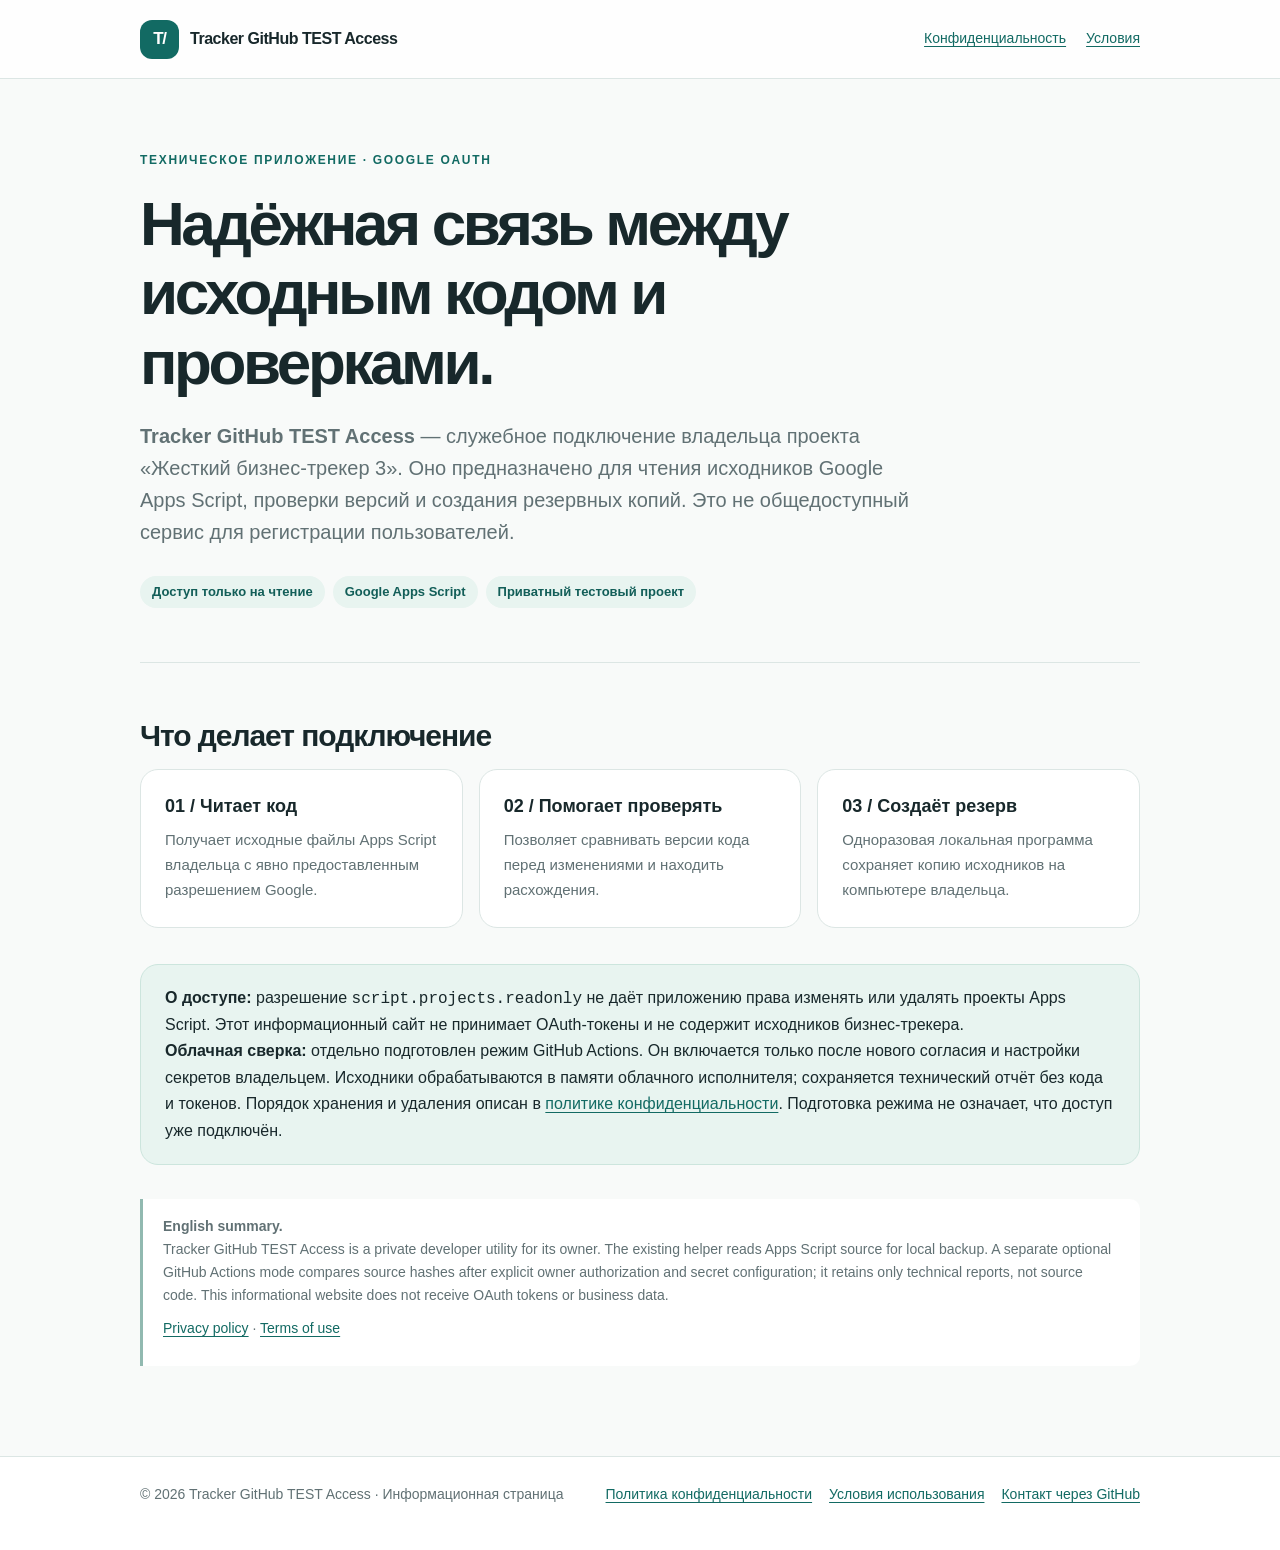
<file: index.html>
<!doctype html>
<html lang="ru">
<head>
  <meta charset="utf-8">
  <meta name="viewport" content="width=device-width, initial-scale=1">
  <meta name="robots" content="index, follow">
  <meta name="description" content="Tracker GitHub TEST Access — служебный инструмент проверки и резервирования исходного кода Google Apps Script для владельца бизнес-трекера.">
  <title>Tracker GitHub TEST Access — служебное подключение</title>
  <link rel="canonical" href="https://jdpm-vc.github.io/">
  <link rel="stylesheet" href="/assets/style.css">
</head>
<body>
<header><nav class="nav container" aria-label="Главное меню"><a class="brand" href="/"><span class="logo" aria-hidden="true">T/</span><span>Tracker GitHub TEST Access</span></a><div class="nav-links"><a href="/privacy.html">Конфиденциальность</a><a href="/terms.html">Условия</a></div></nav></header>
<main class="container">
  <div class="eyebrow">Техническое приложение · Google OAuth</div>
  <h1>Надёжная связь между исходным кодом и проверками.</h1>
  <p class="lead"><strong>Tracker GitHub TEST Access</strong> — служебное подключение владельца проекта «Жесткий бизнес-трекер 3». Оно предназначено для чтения исходников Google Apps Script, проверки версий и создания резервных копий. Это не общедоступный сервис для регистрации пользователей.</p>
  <div class="chips"><span class="chip">Доступ только на чтение</span><span class="chip">Google Apps Script</span><span class="chip">Приватный тестовый проект</span></div>
  <div class="rule"></div>
  <section aria-labelledby="how"><h2 id="how">Что делает подключение</h2><div class="grid">
    <article class="card"><h3>01 / Читает код</h3><p>Получает исходные файлы Apps Script владельца с явно предоставленным разрешением Google.</p></article>
    <article class="card"><h3>02 / Помогает проверять</h3><p>Позволяет сравнивать версии кода перед изменениями и находить расхождения.</p></article>
    <article class="card"><h3>03 / Создаёт резерв</h3><p>Одноразовая локальная программа сохраняет копию исходников на компьютере владельца.</p></article>
  </div></section>
  <aside class="notice"><p><strong>О доступе:</strong> разрешение <code>script.projects.readonly</code> не даёт приложению права изменять или удалять проекты Apps Script. Этот информационный сайт не принимает OAuth-токены и не содержит исходников бизнес-трекера.</p><p><strong>Облачная сверка:</strong> отдельно подготовлен режим GitHub Actions. Он включается только после нового согласия и настройки секретов владельцем. Исходники обрабатываются в памяти облачного исполнителя; сохраняется технический отчёт без кода и токенов. Порядок хранения и удаления описан в <a href="/privacy.html">политике конфиденциальности</a>. Подготовка режима не означает, что доступ уже подключён.</p></aside>
  <div class="en" lang="en"><strong>English summary.</strong><p>Tracker GitHub TEST Access is a private developer utility for its owner. The existing helper reads Apps Script source for local backup. A separate optional GitHub Actions mode compares source hashes after explicit owner authorization and secret configuration; it retains only technical reports, not source code. This informational website does not receive OAuth tokens or business data.</p><p><a href="/privacy.html">Privacy policy</a> · <a href="/terms.html">Terms of use</a></p></div>
</main>
<footer><div class="container foot"><span>© 2026 Tracker GitHub TEST Access · Информационная страница</span><div class="foot-links"><a href="/privacy.html">Политика конфиденциальности</a><a href="/terms.html">Условия использования</a><a href="https://github.com/JDPm-VC" rel="noopener noreferrer">Контакт через GitHub</a></div></div></footer>
</body>
</html>
</file>
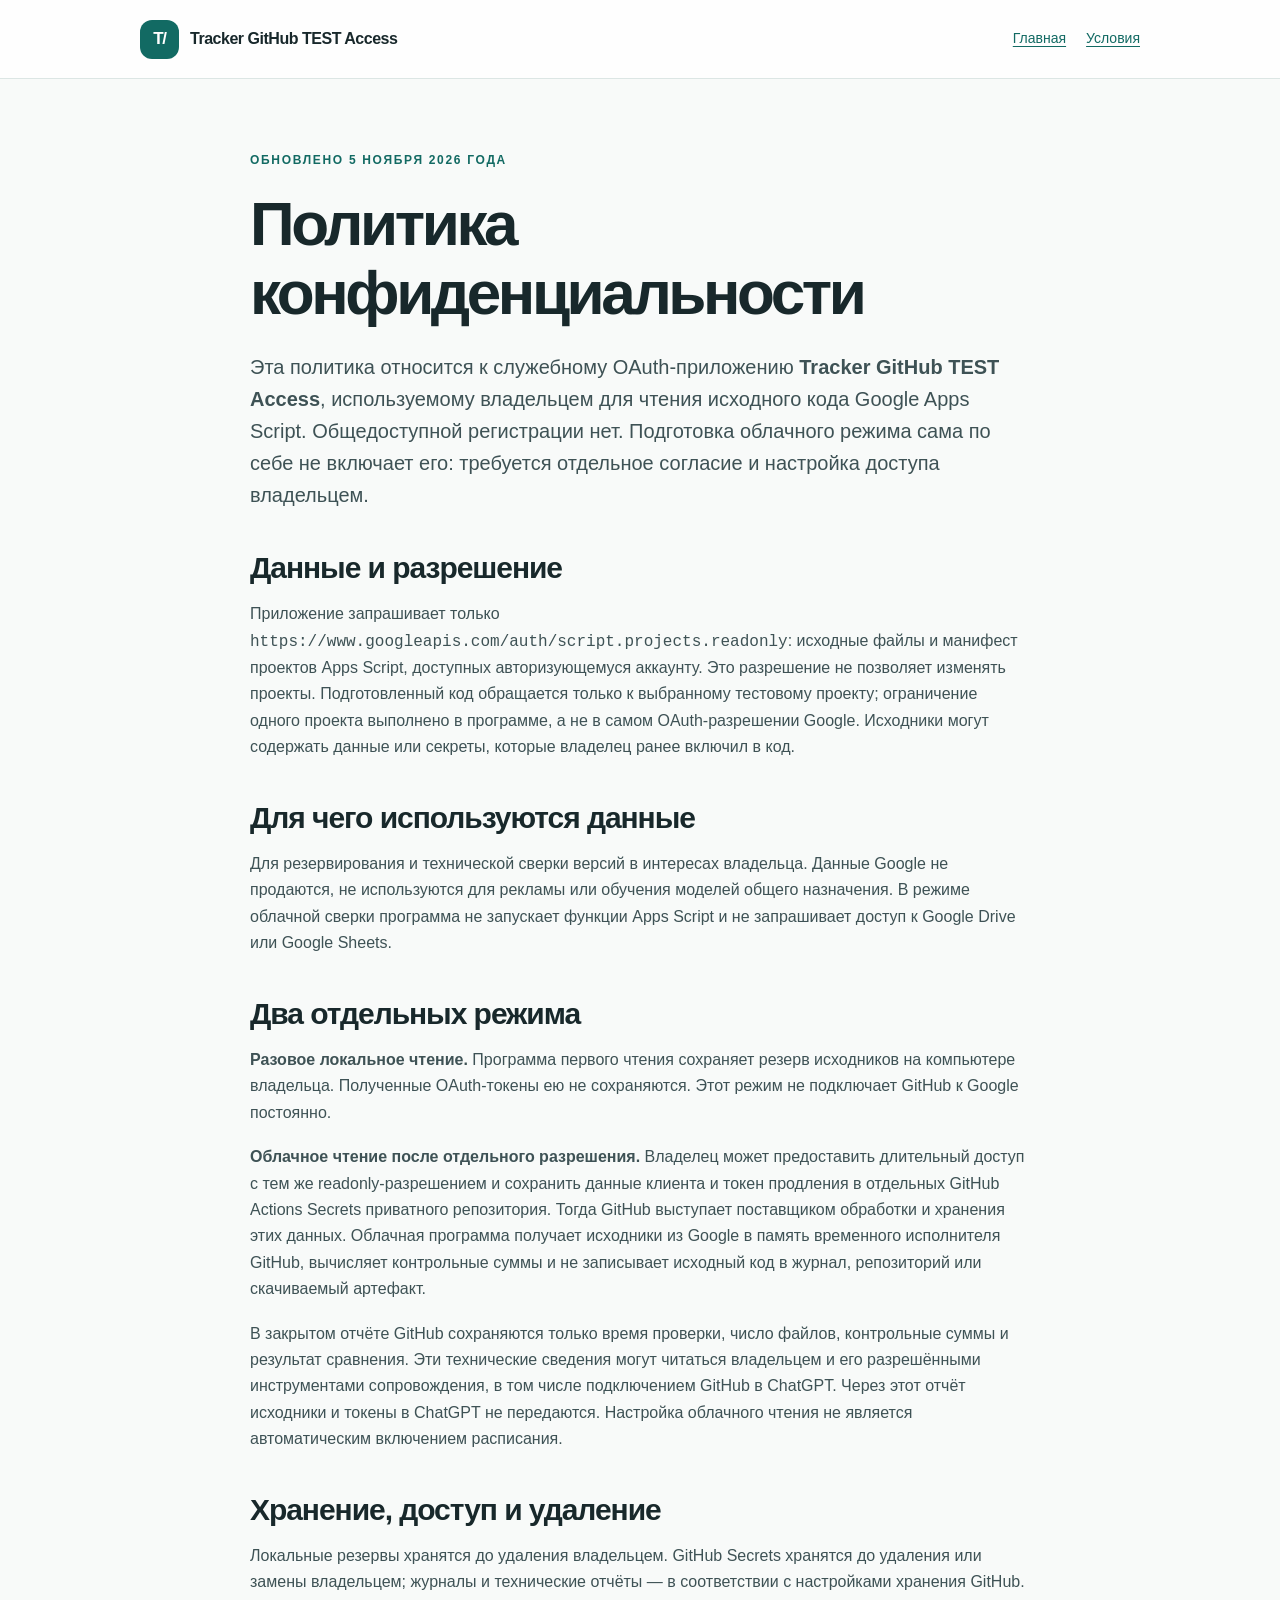
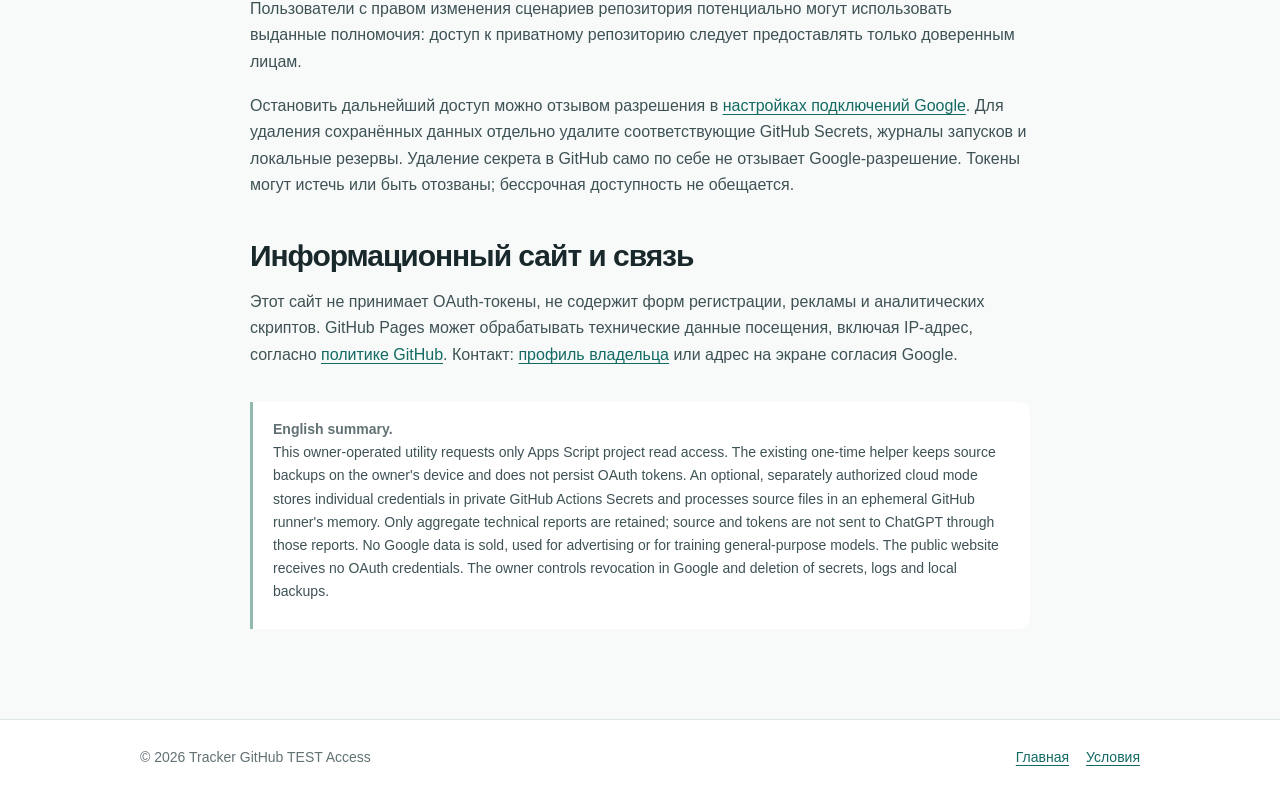
<file: privacy.html>
<!doctype html>
<html lang="ru">
<head><meta charset="utf-8"><meta name="viewport" content="width=device-width, initial-scale=1"><meta name="description" content="Политика конфиденциальности Tracker GitHub TEST Access"><title>Конфиденциальность — Tracker GitHub TEST Access</title><link rel="canonical" href="https://jdpm-vc.github.io/privacy.html"><link rel="stylesheet" href="/assets/style.css"></head>
<body>
<header><nav class="nav container" aria-label="Главное меню"><a class="brand" href="/"><span class="logo" aria-hidden="true">T/</span><span>Tracker GitHub TEST Access</span></a><div class="nav-links"><a href="/">Главная</a><a href="/terms.html">Условия</a></div></nav></header>
<main class="container prose">
  <div class="eyebrow">Обновлено 5 ноября 2026 года</div><h1>Политика конфиденциальности</h1>
  <p class="lead">Эта политика относится к служебному OAuth-приложению <strong>Tracker GitHub TEST Access</strong>, используемому владельцем для чтения исходного кода Google Apps Script. Общедоступной регистрации нет. Подготовка облачного режима сама по себе не включает его: требуется отдельное согласие и настройка доступа владельцем.</p>
  <h2>Данные и разрешение</h2>
  <p>Приложение запрашивает только <code>https://www.googleapis.com/auth/script.projects.readonly</code>: исходные файлы и манифест проектов Apps Script, доступных авторизующемуся аккаунту. Это разрешение не позволяет изменять проекты. Подготовленный код обращается только к выбранному тестовому проекту; ограничение одного проекта выполнено в программе, а не в самом OAuth-разрешении Google. Исходники могут содержать данные или секреты, которые владелец ранее включил в код.</p>
  <h2>Для чего используются данные</h2>
  <p>Для резервирования и технической сверки версий в интересах владельца. Данные Google не продаются, не используются для рекламы или обучения моделей общего назначения. В режиме облачной сверки программа не запускает функции Apps Script и не запрашивает доступ к Google Drive или Google Sheets.</p>
  <h2>Два отдельных режима</h2>
  <p><strong>Разовое локальное чтение.</strong> Программа первого чтения сохраняет резерв исходников на компьютере владельца. Полученные OAuth-токены ею не сохраняются. Этот режим не подключает GitHub к Google постоянно.</p>
  <p><strong>Облачное чтение после отдельного разрешения.</strong> Владелец может предоставить длительный доступ с тем же readonly-разрешением и сохранить данные клиента и токен продления в отдельных GitHub Actions Secrets приватного репозитория. Тогда GitHub выступает поставщиком обработки и хранения этих данных. Облачная программа получает исходники из Google в память временного исполнителя GitHub, вычисляет контрольные суммы и не записывает исходный код в журнал, репозиторий или скачиваемый артефакт.</p>
  <p>В закрытом отчёте GitHub сохраняются только время проверки, число файлов, контрольные суммы и результат сравнения. Эти технические сведения могут читаться владельцем и его разрешёнными инструментами сопровождения, в том числе подключением GitHub в ChatGPT. Через этот отчёт исходники и токены в ChatGPT не передаются. Настройка облачного чтения не является автоматическим включением расписания.</p>
  <h2>Хранение, доступ и удаление</h2>
  <p>Локальные резервы хранятся до удаления владельцем. GitHub Secrets хранятся до удаления или замены владельцем; журналы и технические отчёты — в соответствии с настройками хранения GitHub. Пользователи с правом изменения сценариев репозитория потенциально могут использовать выданные полномочия: доступ к приватному репозиторию следует предоставлять только доверенным лицам.</p>
  <p>Остановить дальнейший доступ можно отзывом разрешения в <a href="https://myaccount.google.com/connections" rel="noopener noreferrer">настройках подключений Google</a>. Для удаления сохранённых данных отдельно удалите соответствующие GitHub Secrets, журналы запусков и локальные резервы. Удаление секрета в GitHub само по себе не отзывает Google-разрешение. Токены могут истечь или быть отозваны; бессрочная доступность не обещается.</p>
  <h2>Информационный сайт и связь</h2>
  <p>Этот сайт не принимает OAuth-токены, не содержит форм регистрации, рекламы и аналитических скриптов. GitHub Pages может обрабатывать технические данные посещения, включая IP-адрес, согласно <a href="https://docs.github.com/en/site-policy/privacy-policies/github-general-privacy-statement" rel="noopener noreferrer">политике GitHub</a>. Контакт: <a href="https://github.com/JDPm-VC" rel="noopener noreferrer">профиль владельца</a> или адрес на экране согласия Google.</p>
  <div class="en" lang="en"><strong>English summary.</strong><p>This owner-operated utility requests only Apps Script project read access. The existing one-time helper keeps source backups on the owner's device and does not persist OAuth tokens. An optional, separately authorized cloud mode stores individual credentials in private GitHub Actions Secrets and processes source files in an ephemeral GitHub runner's memory. Only aggregate technical reports are retained; source and tokens are not sent to ChatGPT through those reports. No Google data is sold, used for advertising or for training general-purpose models. The public website receives no OAuth credentials. The owner controls revocation in Google and deletion of secrets, logs and local backups.</p></div>
</main>
<footer><div class="container foot"><span>© 2026 Tracker GitHub TEST Access</span><div class="foot-links"><a href="/">Главная</a><a href="/terms.html">Условия</a></div></div></footer>
</body>
</html>
</file>
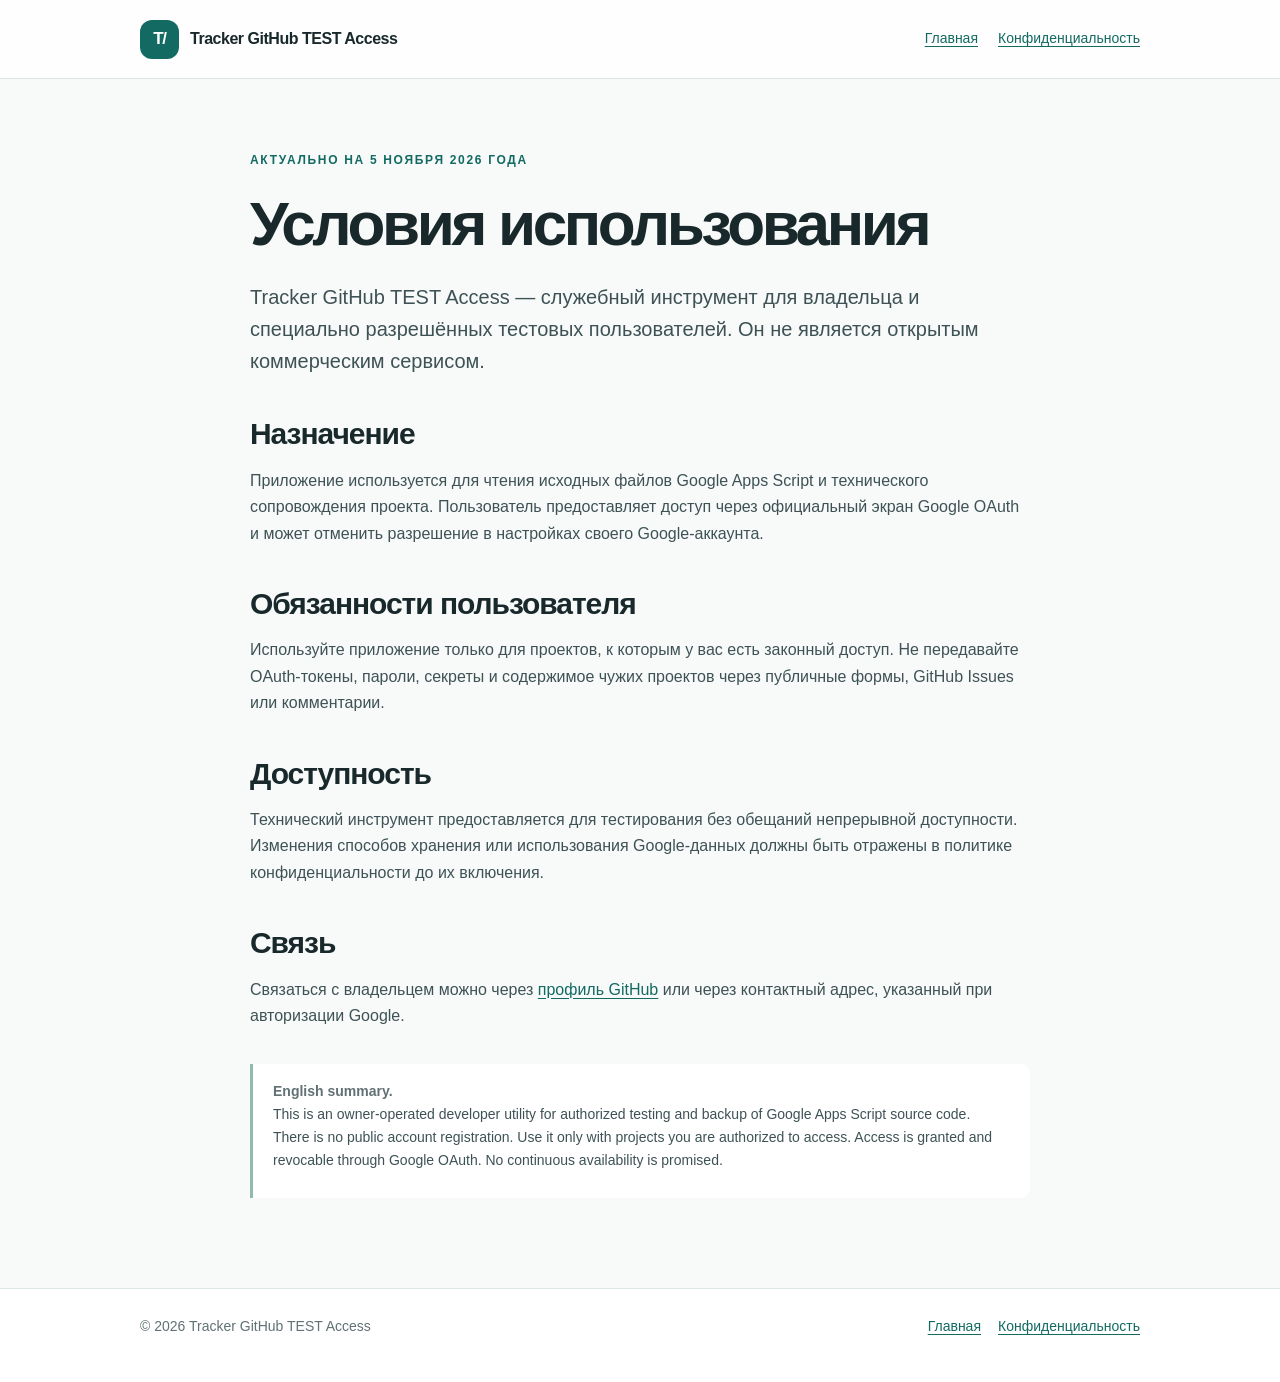
<file: terms.html>
<!doctype html>
<html lang="ru">
<head><meta charset="utf-8"><meta name="viewport" content="width=device-width, initial-scale=1"><meta name="description" content="Условия использования Tracker GitHub TEST Access"><title>Условия использования — Tracker GitHub TEST Access</title><link rel="canonical" href="https://jdpm-vc.github.io/terms.html"><link rel="stylesheet" href="/assets/style.css"></head>
<body>
<header><nav class="nav container" aria-label="Главное меню"><a class="brand" href="/"><span class="logo" aria-hidden="true">T/</span><span>Tracker GitHub TEST Access</span></a><div class="nav-links"><a href="/">Главная</a><a href="/privacy.html">Конфиденциальность</a></div></nav></header>
<main class="container prose"><div class="eyebrow">Актуально на 5 ноября 2026 года</div><h1>Условия использования</h1>
  <p class="lead">Tracker GitHub TEST Access — служебный инструмент для владельца и специально разрешённых тестовых пользователей. Он не является открытым коммерческим сервисом.</p>
  <h2>Назначение</h2><p>Приложение используется для чтения исходных файлов Google Apps Script и технического сопровождения проекта. Пользователь предоставляет доступ через официальный экран Google OAuth и может отменить разрешение в настройках своего Google-аккаунта.</p>
  <h2>Обязанности пользователя</h2><p>Используйте приложение только для проектов, к которым у вас есть законный доступ. Не передавайте OAuth-токены, пароли, секреты и содержимое чужих проектов через публичные формы, GitHub Issues или комментарии.</p>
  <h2>Доступность</h2><p>Технический инструмент предоставляется для тестирования без обещаний непрерывной доступности. Изменения способов хранения или использования Google-данных должны быть отражены в политике конфиденциальности до их включения.</p>
  <h2>Связь</h2><p>Связаться с владельцем можно через <a href="https://github.com/JDPm-VC" rel="noopener noreferrer">профиль GitHub</a> или через контактный адрес, указанный при авторизации Google.</p>
  <div class="en" lang="en"><strong>English summary.</strong><p>This is an owner-operated developer utility for authorized testing and backup of Google Apps Script source code. There is no public account registration. Use it only with projects you are authorized to access. Access is granted and revocable through Google OAuth. No continuous availability is promised.</p></div>
</main><footer><div class="container foot"><span>© 2026 Tracker GitHub TEST Access</span><div class="foot-links"><a href="/">Главная</a><a href="/privacy.html">Конфиденциальность</a></div></div></footer>
</body></html>
</file>
<file: assets/style.css>
:root{color-scheme:light;--ink:#18282b;--muted:#617174;--line:#dce6e4;--background:#f8faf9;--panel:#fff;--accent:#126a63;--soft:#e8f4f0}
*{box-sizing:border-box}html{scroll-behavior:smooth}body{margin:0;color:var(--ink);background:var(--background);font:16px/1.65 -apple-system,BlinkMacSystemFont,"Segoe UI",Inter,Arial,sans-serif;-webkit-font-smoothing:antialiased}
a{color:var(--accent);text-underline-offset:3px}a:hover{color:#0b4f48}.container{width:min(100% - 40px,1000px);margin-inline:auto}
header{border-bottom:1px solid var(--line);background:rgba(255,255,255,.9)}.nav{display:flex;align-items:center;justify-content:space-between;gap:20px;min-height:78px}.brand{display:flex;align-items:center;gap:11px;text-decoration:none;color:var(--ink);font-weight:750;letter-spacing:-.03em}.logo{display:grid;place-items:center;width:39px;height:39px;background:var(--accent);border-radius:12px;color:white;font-size:17px;letter-spacing:-.07em}.nav-links{display:flex;gap:20px;font-size:14px;flex-wrap:wrap}
main{padding:72px 0 90px}.eyebrow{font-size:12px;font-weight:700;letter-spacing:.14em;text-transform:uppercase;color:var(--accent)}h1{font-size:clamp(35px,5vw,62px);line-height:1.12;letter-spacing:-.055em;max-width:840px;margin:18px 0 23px}h2{font-size:clamp(23px,3vw,30px);line-height:1.25;letter-spacing:-.035em;margin:0 0 15px}h3{font-size:18px;line-height:1.35;margin:0 0 10px}p{margin:0 0 18px}.lead{max-width:780px;color:var(--muted);font-size:clamp(17px,2vw,20px);line-height:1.6}.chips{display:flex;flex-wrap:wrap;gap:8px;margin:28px 0 0}.chip{display:inline-flex;background:var(--soft);color:#125e58;border-radius:99px;padding:5px 12px;font-size:13px;font-weight:650}
.rule{height:1px;background:var(--line);margin:54px 0}.grid{display:grid;grid-template-columns:repeat(3,1fr);gap:16px}.card{border:1px solid var(--line);border-radius:18px;padding:24px;background:var(--panel)}.card p{color:var(--muted);font-size:15px;margin:0}.muted{color:var(--muted)}.notice{background:var(--soft);border:1px solid #cce5dd;border-radius:18px;padding:20px 24px;margin-top:36px}.notice p{margin:0} .prose{max-width:780px}.prose h2{margin-top:38px}.prose p,.prose li{color:#3e5255}.prose ul{padding-left:22px}.prose li{margin-bottom:9px}.en{padding:16px 20px;border-left:3px solid #91b9b0;background:#fff;border-radius:0 10px 10px 0;margin-top:34px;font-size:14px;color:var(--muted)}.en p{margin-bottom:10px}footer{border-top:1px solid var(--line);padding:26px 0 44px;background:white;font-size:14px}.foot{display:flex;justify-content:space-between;gap:15px;flex-wrap:wrap;color:var(--muted)}.foot-links{display:flex;gap:17px;flex-wrap:wrap}
@media(max-width:680px){.nav{align-items:flex-start;flex-direction:column;padding:20px 0;gap:9px}.nav-links{gap:14px}main{padding:44px 0 60px}.grid{grid-template-columns:1fr}.card{padding:20px}.rule{margin:38px 0}}@media(prefers-reduced-motion:reduce){html{scroll-behavior:auto}}

/* Allow long permission names and URLs to wrap on narrow screens. */
.prose{overflow-wrap:anywhere}code{overflow-wrap:anywhere;word-break:break-word}
</file>
